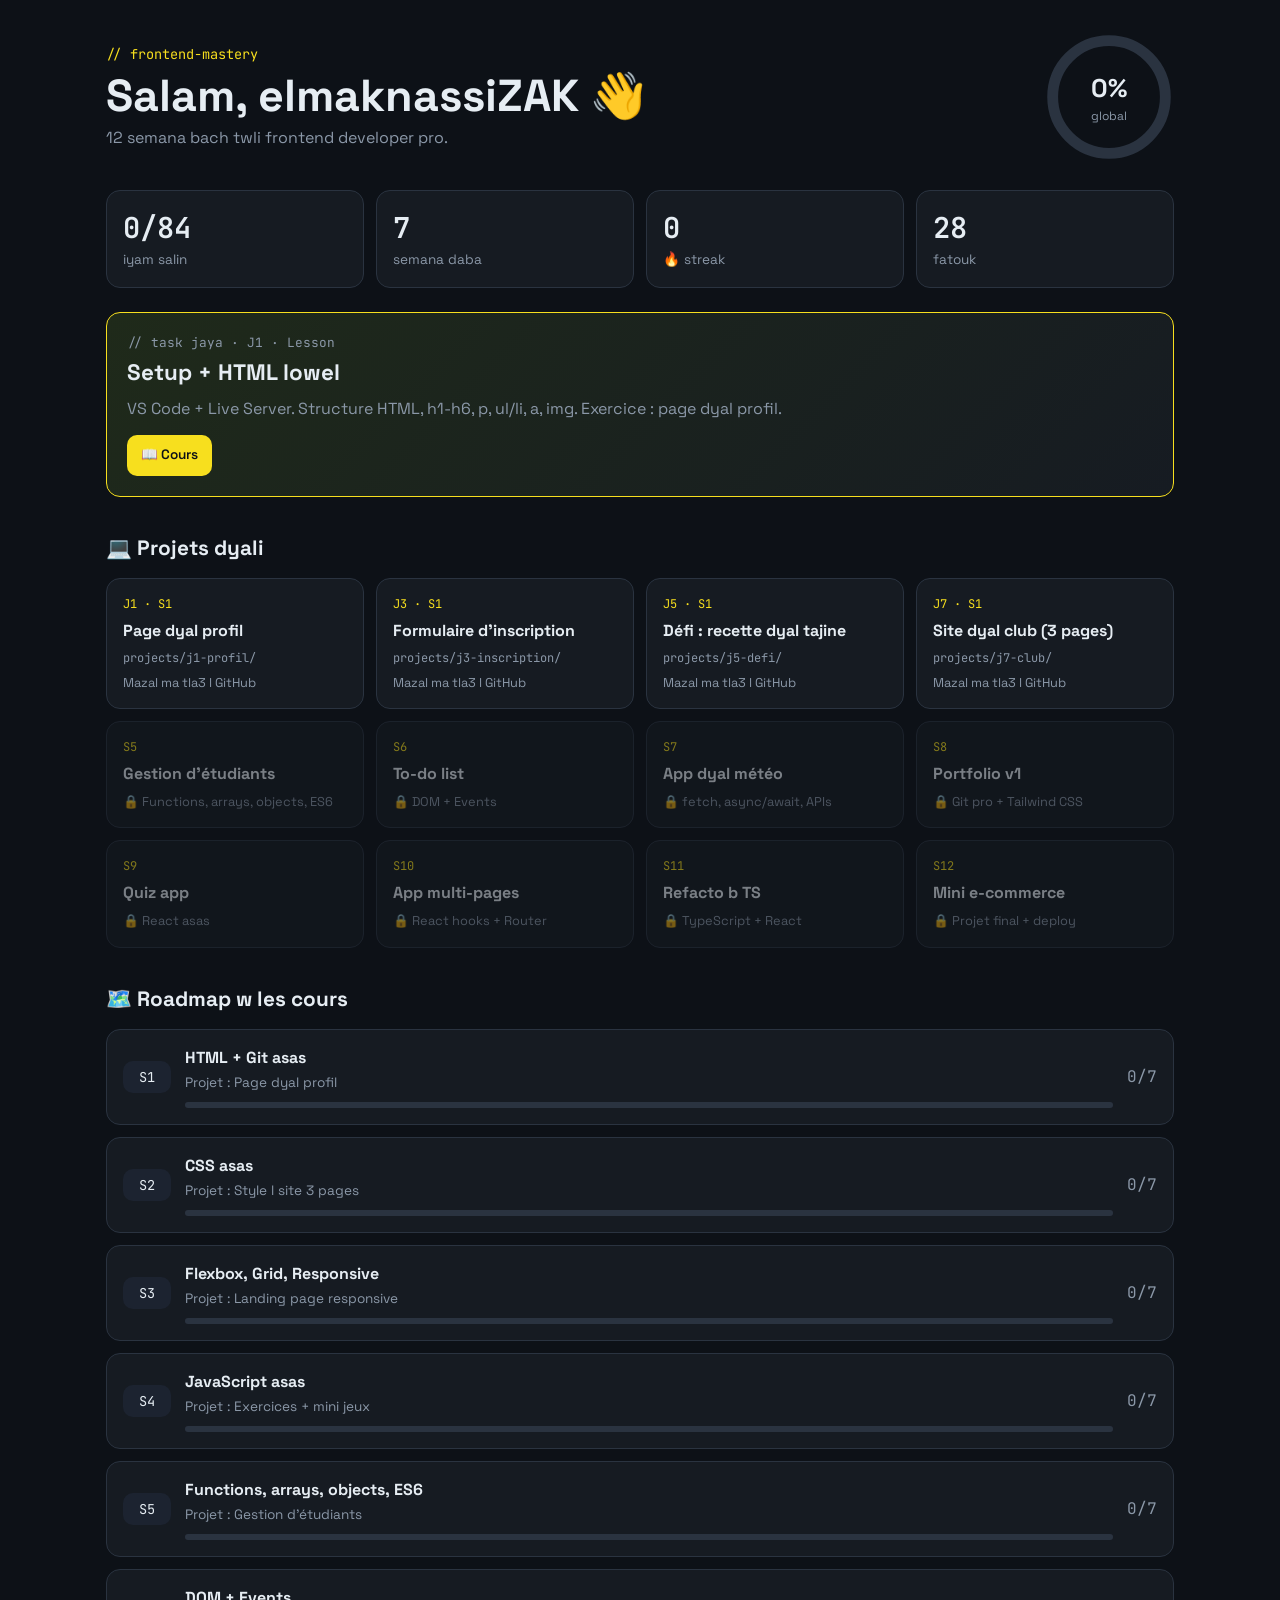
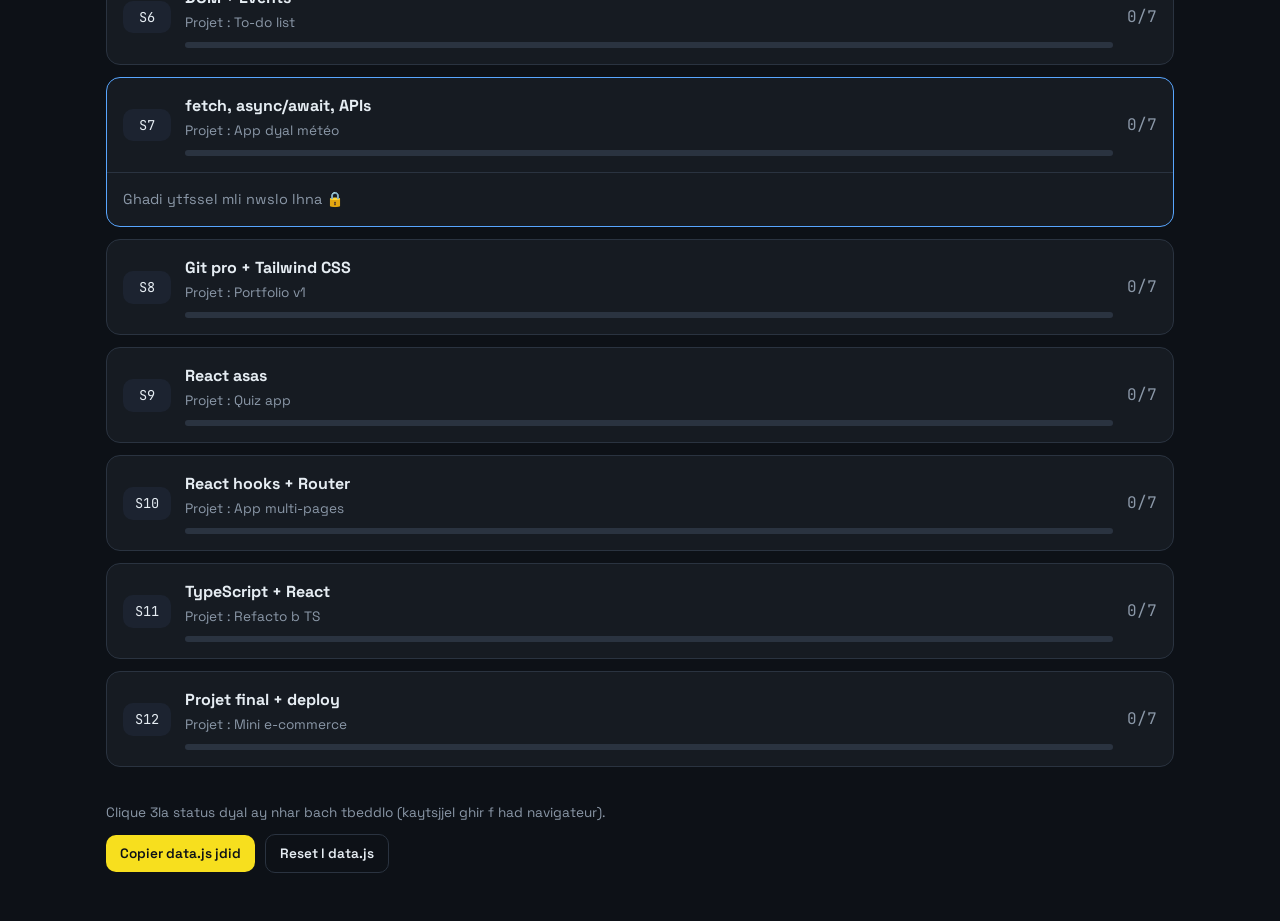
<file: index.html>
<!DOCTYPE html>
<html lang="fr">
<head>
  <meta charset="UTF-8">
  <meta name="viewport" content="width=device-width, initial-scale=1.0">
  <title>Frontend Mastery</title>
  <link rel="preconnect" href="https://fonts.googleapis.com">
  <link href="https://fonts.googleapis.com/css2?family=Space+Grotesk:wght@400;500;700&family=JetBrains+Mono:wght@400;600&display=swap" rel="stylesheet">
  <link rel="stylesheet" href="style.css">
</head>
<body>
  <header class="hero">
    <div class="hero__text">
      <p class="eyebrow">// frontend-mastery</p>
      <h1>Salam, <span id="student"></span> 👋</h1>
      <p class="sub">12 semana bach twli frontend developer pro.</p>
    </div>
    <div class="ring" id="ring">
      <svg viewBox="0 0 120 120">
        <circle class="ring__bg" cx="60" cy="60" r="52"></circle>
        <circle class="ring__fg" id="ringFg" cx="60" cy="60" r="52"></circle>
      </svg>
      <div class="ring__label"><strong id="pct">0%</strong><span>global</span></div>
    </div>
  </header>

  <main>
    <section class="stats">
      <div class="stat"><span class="stat__num" id="statDone">0</span><span class="stat__lbl">iyam salin</span></div>
      <div class="stat"><span class="stat__num" id="statWeek">1</span><span class="stat__lbl">semana daba</span></div>
      <div class="stat"><span class="stat__num" id="statStreak">0</span><span class="stat__lbl">🔥 streak</span></div>
      <div class="stat"><span class="stat__num" id="statLate">0</span><span class="stat__lbl">fatouk</span></div>
    </section>

    <section class="today" id="today"></section>

    <section class="block">
      <h2 class="section-title">💻 Projets dyali</h2>
      <div class="projects" id="projects"></div>
    </section>

    <section class="block">
      <h2 class="section-title">🗺️ Roadmap w les cours</h2>
      <div class="weeks" id="weeks"></div>
    </section>
  </main>

  <footer class="footer">
    <p>Clique 3la status dyal ay nhar bach tbeddlo (kaytsjjel ghir f had navigateur).</p>
    <button class="btn" id="exportBtn">Copier data.js jdid</button>
    <button class="btn btn--ghost" id="resetBtn">Reset l data.js</button>
  </footer>

  <script src="data.js"></script>
  <script src="app.js"></script>
</body>
</html>
</file>
<file: style.css>
:root {
  --bg: #0d1117;
  --panel: #161b22;
  --panel-2: #1c2330;
  --line: #2a3340;
  --text: #e6edf3;
  --muted: #8b98a8;
  --accent: #f7df1e;      /* asfer JS */
  --done: #3fb950;
  --doing: #58a6ff;
  --todo: #6e7681;
  --late: #f85149;
  --radius: 14px;
}

* { box-sizing: border-box; margin: 0; padding: 0; }

body {
  font-family: "Space Grotesk", system-ui, sans-serif;
  background: var(--bg);
  color: var(--text);
  line-height: 1.5;
  max-width: 1100px;
  margin: 0 auto;
  padding: 32px 16px 48px;
}

/* ---------- HERO ---------- */
.hero {
  display: flex;
  justify-content: space-between;
  align-items: center;
  gap: 24px;
  margin-bottom: 28px;
}
.eyebrow { font-family: "JetBrains Mono", monospace; color: var(--accent); font-size: .85rem; }
h1 { font-size: clamp(1.8rem, 5vw, 2.8rem); line-height: 1.1; margin: 6px 0; }
.sub { color: var(--muted); }

.ring { position: relative; width: 130px; height: 130px; flex-shrink: 0; }
.ring svg { transform: rotate(-90deg); width: 100%; height: 100%; }
.ring circle { fill: none; stroke-width: 10; }
.ring__bg { stroke: var(--line); }
.ring__fg {
  stroke: var(--accent);
  stroke-linecap: round;
  stroke-dasharray: 326.7;
  stroke-dashoffset: 326.7;
  transition: stroke-dashoffset 1s ease;
}
.ring__label {
  position: absolute; inset: 0;
  display: flex; flex-direction: column; align-items: center; justify-content: center;
}
.ring__label strong { font-size: 1.6rem; }
.ring__label span { font-size: .75rem; color: var(--muted); }

/* ---------- STATS ---------- */
.stats {
  display: grid;
  grid-template-columns: repeat(4, 1fr);
  gap: 12px;
  margin-bottom: 24px;
}
.stat {
  background: var(--panel);
  border: 1px solid var(--line);
  border-radius: var(--radius);
  padding: 16px;
  display: flex; flex-direction: column;
}
.stat__num { font-family: "JetBrains Mono", monospace; font-size: 1.8rem; font-weight: 600; }
.stat__lbl { color: var(--muted); font-size: .85rem; }

/* ---------- TODAY ---------- */
.today {
  background: linear-gradient(135deg, #1f2a1a, var(--panel));
  border: 1px solid var(--accent);
  border-radius: var(--radius);
  padding: 20px;
  margin-bottom: 36px;
}
.today__tag { font-family: "JetBrains Mono", monospace; color: var(--accent); font-size: .8rem; }
.today h3 { font-size: 1.4rem; margin: 4px 0 8px; }
.today p { color: var(--muted); }

/* ---------- WEEKS ---------- */
.section-title { font-size: 1.3rem; margin-bottom: 14px; }
.weeks { display: grid; gap: 12px; }

.week {
  background: var(--panel);
  border: 1px solid var(--line);
  border-radius: var(--radius);
  overflow: hidden;
}
.week.is-current { border-color: var(--doing); }
.week__head {
  width: 100%;
  background: none; border: none; color: inherit; font: inherit; text-align: left;
  display: grid;
  grid-template-columns: auto 1fr auto;
  align-items: center;
  gap: 14px;
  padding: 16px;
  cursor: pointer;
}
.week__num {
  font-family: "JetBrains Mono", monospace;
  background: var(--panel-2);
  border-radius: 10px;
  padding: 6px 10px;
  font-size: .85rem;
  min-width: 48px;
  text-align: center;
}
.week__title { font-weight: 700; }
.week__project { color: var(--muted); font-size: .85rem; }
.week__pct { font-family: "JetBrains Mono", monospace; color: var(--muted); }

.bar { display: block; height: 6px; background: var(--line); border-radius: 99px; overflow: hidden; margin-top: 8px; }
.bar__fill { display: block; height: 100%; background: var(--done); width: 0; transition: width .6s ease; }

.week__days { display: none; border-top: 1px solid var(--line); }
.week.is-open .week__days { display: block; }
.week__empty { padding: 16px; color: var(--muted); font-size: .9rem; }

.day {
  display: grid;
  grid-template-columns: 52px 1fr auto;
  gap: 12px;
  align-items: center;
  padding: 12px 16px;
  border-bottom: 1px solid var(--line);
}
.day:last-child { border-bottom: none; }
.day.is-today { background: rgba(247, 223, 30, .06); }
.day__id { font-family: "JetBrains Mono", monospace; color: var(--muted); font-size: .85rem; }
.day__title { font-weight: 500; }
.day__meta { color: var(--muted); font-size: .8rem; }

.badge {
  border: none; cursor: pointer;
  font: 600 .75rem "JetBrains Mono", monospace;
  padding: 6px 10px;
  border-radius: 99px;
  color: #0d1117;
  white-space: nowrap;
}
.badge--done { background: var(--done); }
.badge--doing { background: var(--doing); }
.badge--todo { background: var(--todo); color: var(--text); }
.badge--late { background: var(--late); color: #fff; }

/* ---------- FOOTER ---------- */
.footer {
  margin-top: 36px;
  display: flex; flex-wrap: wrap; gap: 10px; align-items: center;
  color: var(--muted); font-size: .85rem;
}
.footer p { flex: 1 1 100%; }
.btn {
  display: inline-block;
  background: var(--accent); color: #0d1117;
  border: none; border-radius: 10px;
  padding: 10px 14px; cursor: pointer;
  font-family: inherit; font-weight: 600; font-size: .85rem;
  text-decoration: none;
}
.btn--ghost { background: transparent; color: var(--text); border: 1px solid var(--line); }

/* ---------- LIENS (cours / projet) ---------- */
.block { margin-bottom: 36px; }
.today__actions { display: flex; flex-wrap: wrap; gap: 10px; margin-top: 14px; }
.day__actions { display: flex; align-items: center; gap: 8px; flex-wrap: wrap; justify-content: flex-end; }
.chip {
  font: 600 .75rem "JetBrains Mono", monospace;
  padding: 5px 10px;
  border-radius: 99px;
  border: 1px solid var(--line);
  color: var(--text);
  text-decoration: none;
  white-space: nowrap;
}
.chip:hover { border-color: var(--accent); color: var(--accent); }
.chip--project { border-color: var(--done); color: var(--done); }

/* ---------- PROJETS ---------- */
.projects {
  display: grid;
  grid-template-columns: repeat(auto-fill, minmax(220px, 1fr));
  gap: 12px;
}
.project {
  background: var(--panel);
  border: 1px solid var(--line);
  border-radius: var(--radius);
  padding: 16px;
  display: flex; flex-direction: column; gap: 6px; align-items: flex-start;
}
.project.is-live { border-color: var(--done); }
.project.is-locked { opacity: .5; }
.project__day { font-family: "JetBrains Mono", monospace; font-size: .75rem; color: var(--accent); }
.project__title { font-size: 1rem; }
.project__path { font-family: "JetBrains Mono", monospace; font-size: .75rem; color: var(--muted); }
.project__wait { font-size: .8rem; color: var(--muted); }

/* ---------- PAGE DYAL COURS ---------- */
.lesson-nav {
  display: flex; justify-content: space-between; align-items: center;
  gap: 10px; flex-wrap: wrap; margin-bottom: 24px;
}
.lesson {
  background: var(--panel);
  border: 1px solid var(--line);
  border-radius: var(--radius);
  padding: clamp(18px, 4vw, 36px);
  max-width: 820px;
  margin: 0 auto;
}
.lesson h1 { font-size: clamp(1.6rem, 4vw, 2.2rem); margin-bottom: 16px; }
.lesson h2 { font-size: 1.3rem; margin: 32px 0 12px; padding-top: 16px; border-top: 1px solid var(--line); }
.lesson h3 { margin: 20px 0 8px; }
.lesson p, .lesson li { color: #c9d4df; }
.lesson p { margin: 10px 0; }
.lesson ul, .lesson ol { padding-left: 22px; margin: 10px 0; }
.lesson li { margin: 4px 0; }
.lesson a { color: var(--doing); }
.lesson strong { color: var(--text); }
.lesson blockquote {
  border-left: 3px solid var(--accent);
  background: var(--panel-2);
  padding: 10px 14px;
  border-radius: 0 10px 10px 0;
  margin: 14px 0;
}
.lesson blockquote p { margin: 0; }
.lesson code {
  font-family: "JetBrains Mono", monospace;
  font-size: .85em;
  background: var(--panel-2);
  padding: 2px 6px;
  border-radius: 6px;
}
.lesson pre {
  background: #0a0e14;
  border: 1px solid var(--line);
  border-radius: 10px;
  padding: 14px;
  overflow-x: auto;
  margin: 12px 0;
}
.lesson pre code { background: none; padding: 0; font-size: .85rem; }
.lesson table { width: 100%; border-collapse: collapse; margin: 14px 0; font-size: .9rem; display: block; overflow-x: auto; }
.lesson th, .lesson td { border: 1px solid var(--line); padding: 8px 10px; text-align: left; }
.lesson th { background: var(--panel-2); }
.lesson details {
  background: var(--panel-2);
  border-radius: 10px;
  padding: 8px 12px;
  margin: 6px 0 16px;
}
.lesson summary { cursor: pointer; color: var(--accent); font-weight: 600; }
.lesson input[type="checkbox"] { margin-right: 6px; accent-color: var(--done); }
.lesson-error { text-align: center; color: var(--muted); padding: 40px 0; }

/* ---------- RESPONSIVE ---------- */
@media (max-width: 640px) {
  .hero { flex-direction: column-reverse; align-items: flex-start; }
  .stats { grid-template-columns: repeat(2, 1fr); }
  .week__head { grid-template-columns: auto 1fr; }
  .week__pct { grid-column: 2; }
  .day { grid-template-columns: 40px 1fr; }
  .day__actions { grid-column: 2; justify-content: flex-start; }
}
</file>
